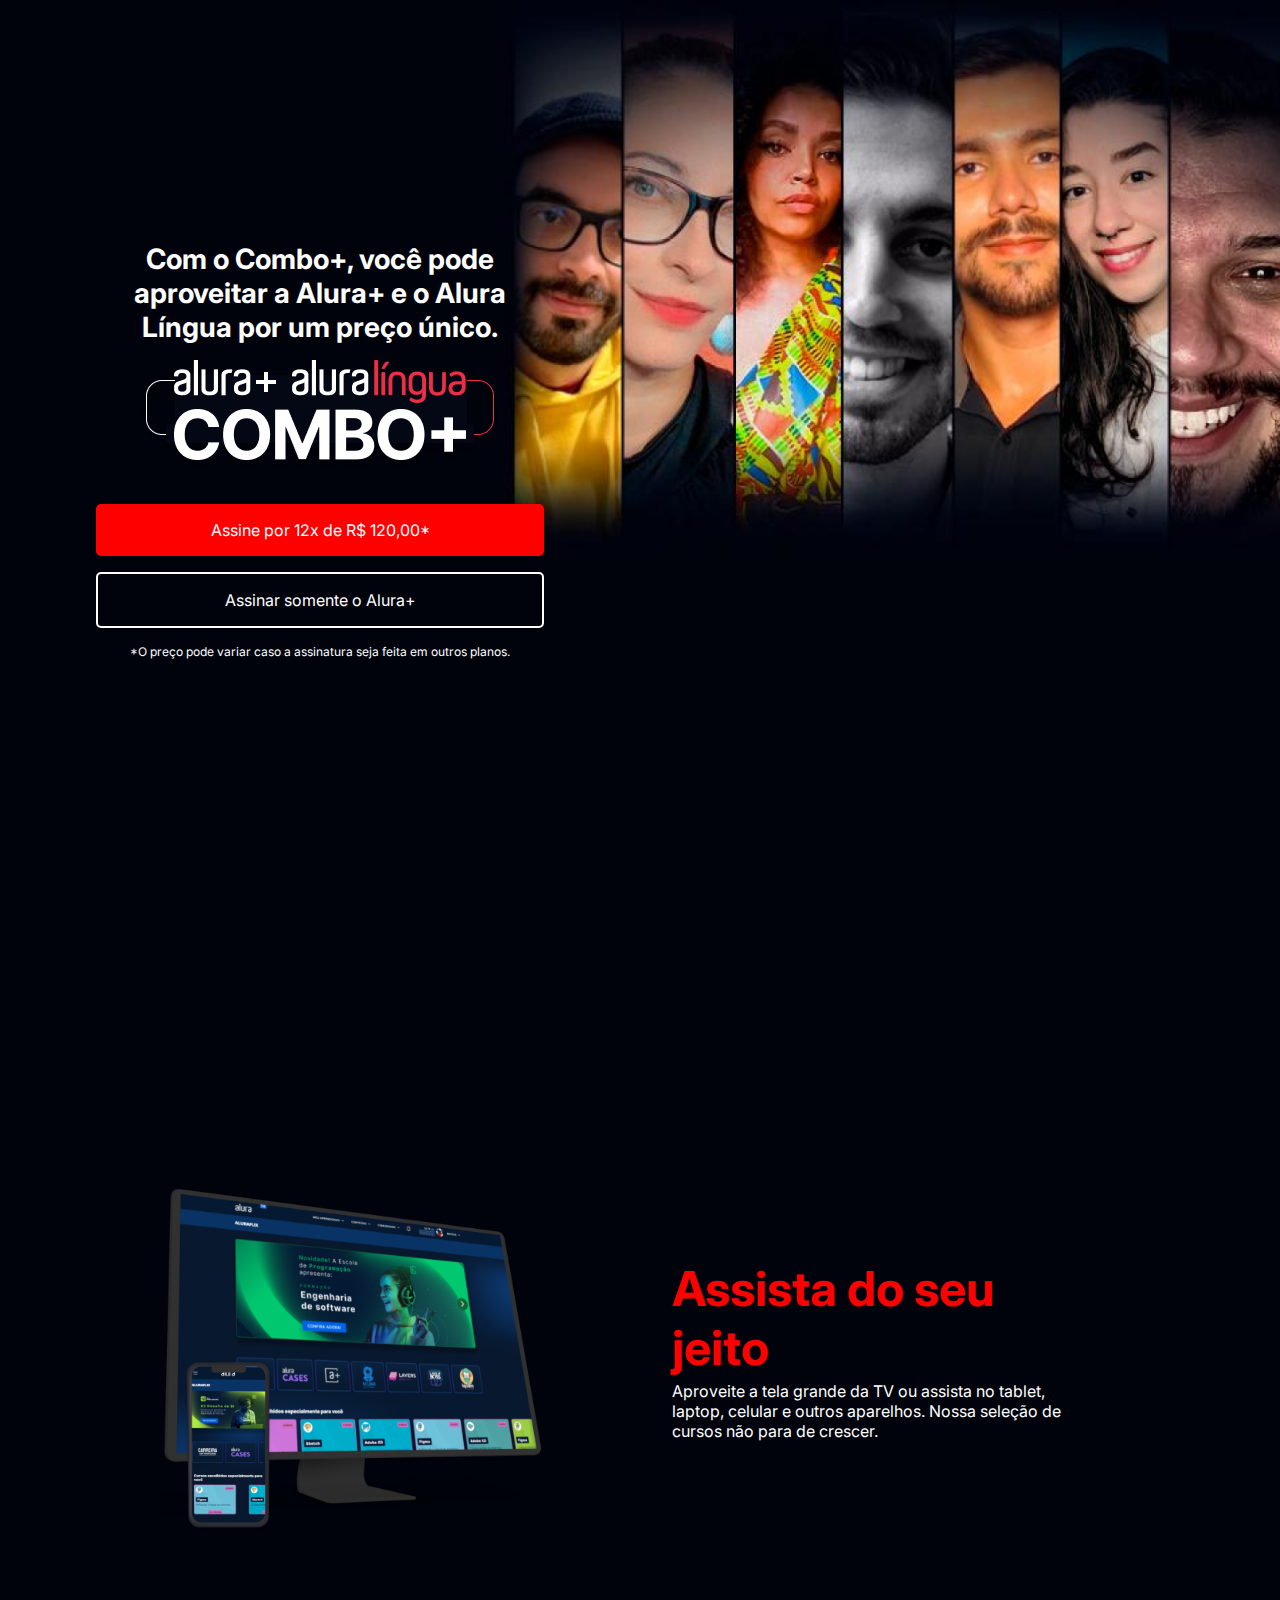
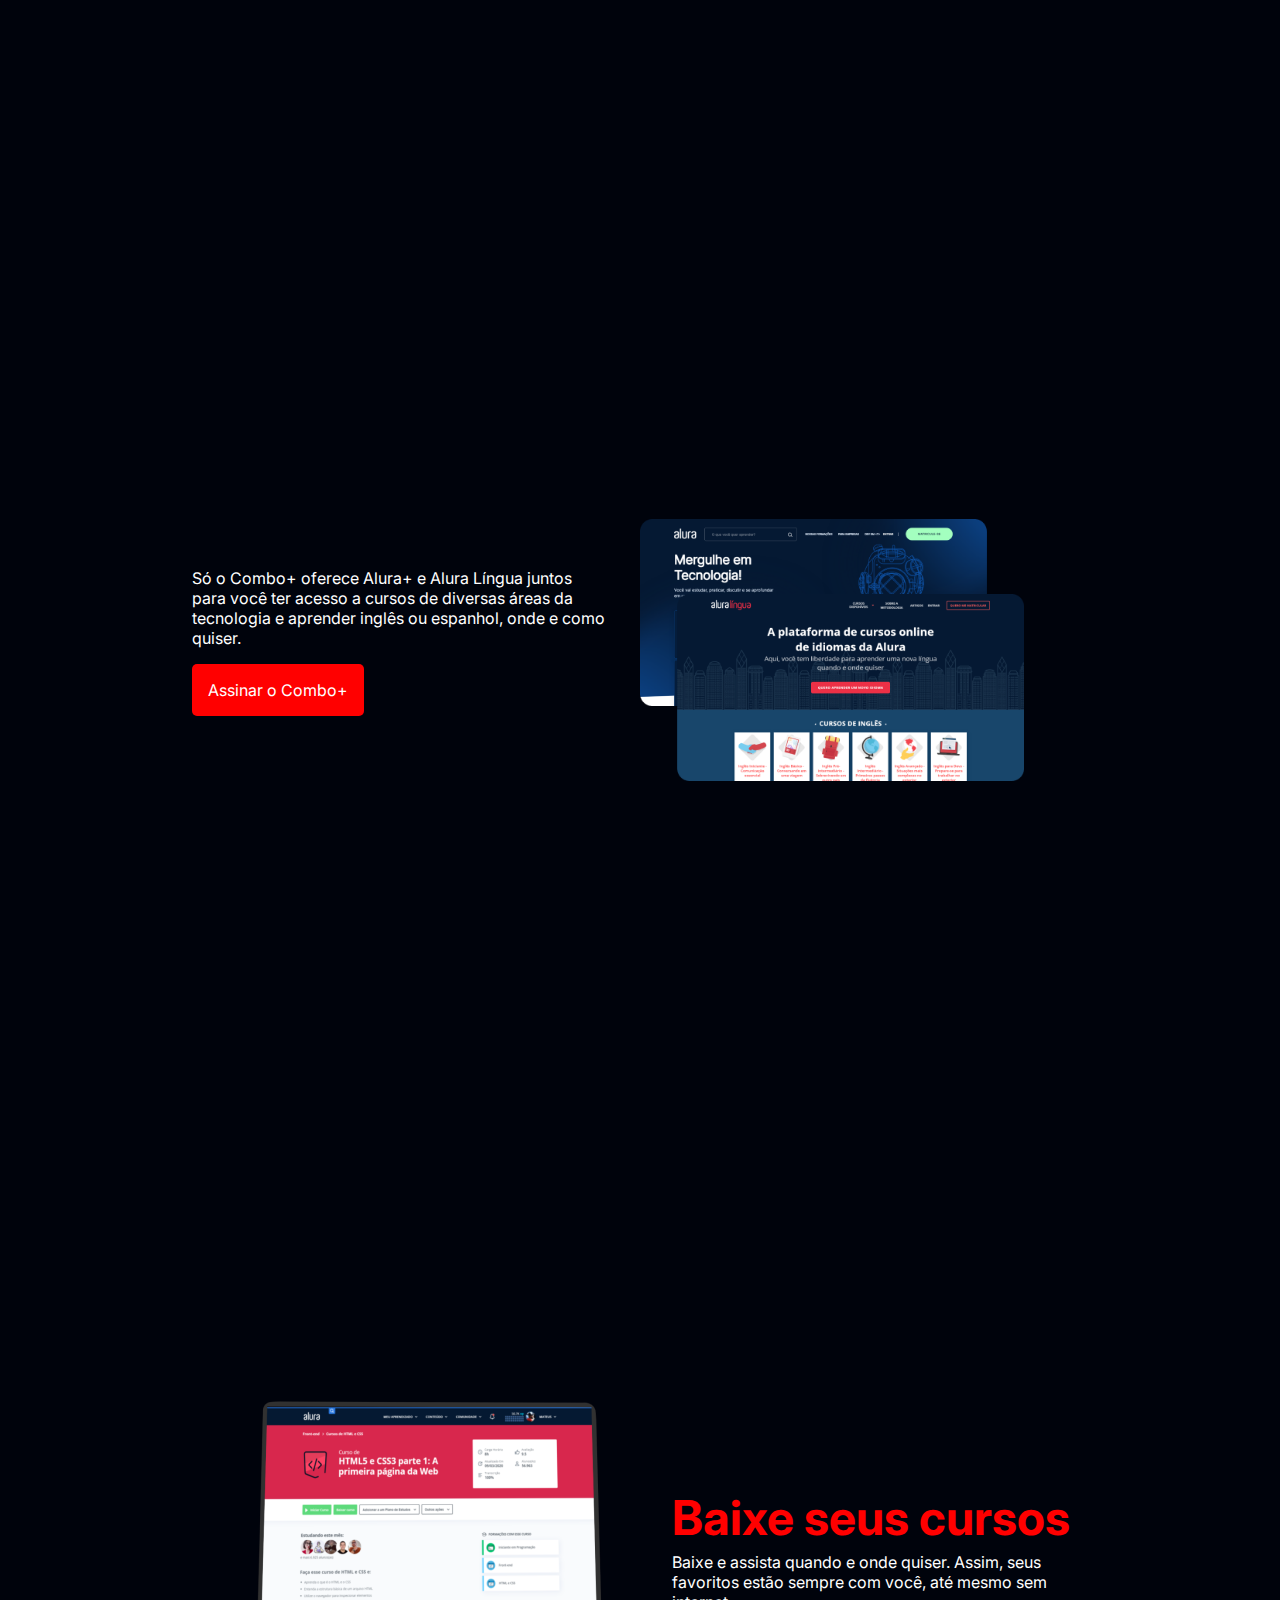
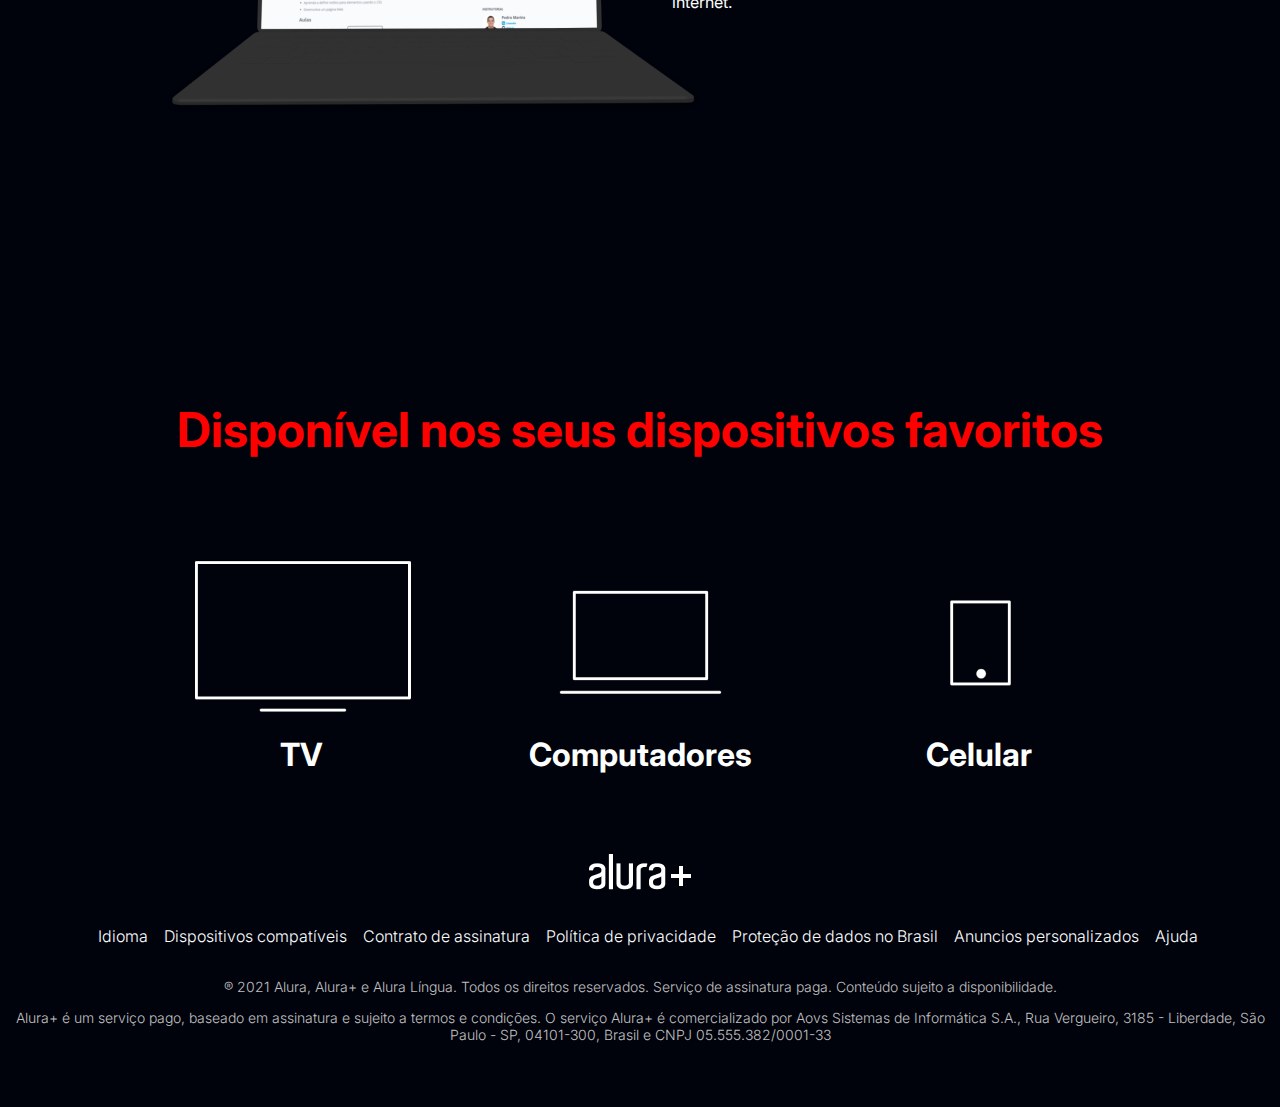
<file: index.html>
<!DOCTYPE html>
<html lang="pt-br">
<head>
    <meta charset="UTF-8">
    <meta name="viewport" content="width=device-width, initial-scale=1.0">
    <title>Document</title>
    <link rel="stylesheet" href="style.css">
    <link rel="preconnect" href="https://fonts.googleapis.com">
    <link rel="preconnect" href="https://fonts.gstatic.com" crossorigin>
    <link href="https://fonts.googleapis.com/css2?family=Inter:ital,opsz,wght@0,14..32,100..900;1,14..32,100..900&display=swap" rel="stylesheet">
</head>
<body>
    <header>

    </header>

    <main>

      <section class="container principal">

    <div class="container__caixa">

       <h1 class="container__titulo">Com o Combo+, você pode aproveitar a Alura+ e o Alura Língua por um preço único.</h1>
       <img  class="container__imagem" src="Combo.png" alt="O combo+ é a junção do alura+ e o alura lingua">
       <a class="container__botao" href="www.alura.com.br">Assine por 12x de R$ 120,00*</a>
       <a class="container__botao botao_secundario sem__efeito__botao" href="www.alura.com.br">Assinar somente o Alura+</a>
       <p class="container__aviso">*O preço pode variar caso a assinatura seja feita em outros planos.</p>

    </div>

      </section> 

      <section class="container secundario">

        <img class="secundario__imagem" src="Plataformas.png" alt="Um monitor e um celular com o alura plus aberto">

        <div class="container__descricao">
            <h2 class="descricao__titulo red">Assista do seu jeito</h2>
            <p class="descricao__texto">Aproveite a tela grande da TV ou assista no tablet, laptop, celular e outros aparelhos.
                Nossa seleção de cursos não para de crescer.</p>
        </div>
      </section>

      <section class="container secundario">

        <div class="container__descricao">
          <p class="descricao__texto">Só o Combo+ oferece Alura+ e Alura Língua juntos para você ter acesso a cursos de diversas áreas
             da tecnologia e aprender inglês ou espanhol, onde e como quiser.</p>

          <a href="www.alura.com.br" class="container__botao secundario__botao">Assinar o Combo+</a>
        </div>
        <img src="Telas.png" alt="Tela do alura plus e do alura língua" class="secundario__imagem">

      </section>

      <section class="container secundario">
        <img src="Notebook.png" alt="Notebook com os cursos do alura">
        <div class="container__descricao">
          <h2 class="descricao__titulo red">Baixe seus cursos</h2>
          <p class="descricao__texto">Baixe e assista quando e onde quiser. Assim, seus favoritos estão sempre com você, até mesmo sem internet.</p>
        </div>
      </section>

      <section class="dispositivos">
          <h2 class="dispositivos__titulo red">Disponível nos seus dispositivos favoritos</h2>
          <ul class="dispositivos__lista">

            <li>
              <img src="tv.png" alt="icone de televisão">
              <h3 class="lista__item">TV</h3>
            </li>

            <li>
              <img src="computador.png" alt="icone de computador">
              <h3 class="lista__item">Computadores</h3>
            </li>

            <li>
              <img src="celular.png" alt="icone de celular">
              <h3 class="lista__item">Celular</h3>
            </li>

          </ul>
      </section>

    </main>

    <footer class="rodape">

      <img src="Logo.png" alt="logo do alura+">

      <ul class="rodape__lista">

        <li class="lista__link">
          <a class="lista__ancora" href="#">Idioma</a>
        </li>

        <li class="lista__link">
          <a class="lista__ancora" href="#">Dispositivos compatíveis</a>
        </li>

        <li class="lista__link">
          <a class="lista__ancora" href="#">Contrato de assinatura</a>
        </li>

        <li class="lista__link">
          <a class="lista__ancora" href="#">Política de privacidade</a>
        </li>

        <li class="lista__link">
          <a class="lista__ancora" href="#">Proteção de dados no Brasil</a>
        </li>

        <li class="lista__link">
          <a class="lista__ancora" href="#">Anuncios personalizados</a>
        </li>

        <li class="lista__link">
          <a class="lista__ancora" href="#">Ajuda</a>
        </li>

      </ul>

      <p class="rodape__texto">® 2021 Alura, Alura+ e Alura Língua. Todos os direitos reservados. Serviço de assinatura paga.
         Conteúdo sujeito a disponibilidade.
      </p>

      <p class="rodape__texto">Alura+ é um serviço pago, baseado em assinatura e sujeito a termos e condições. O serviço Alura+
         é comercializado por Aovs Sistemas de Informática S.A., Rua Vergueiro, 3185 - Liberdade, São Paulo - SP, 04101-300,
          Brasil e CNPJ 05.555.382/0001-33</p>

    </footer>
</body>
</html>
</file>
<file: style.css>
:root {
    --branco-principal: #FFFFFF;
    --vermelho-generativo: #ff0000;
    --cinza-secundario: #C0C0C0;
    --botao-azul: #ff0000;
    --cor-de-fundo: #00030C;
    --fonte-principal: 'Inter';
}

*{
    margin: 0;
    padding: 0;
}

body{
    background-color: var(--cor-de-fundo);
    color: var(--branco-principal);
    font-family: var(--fonte-principal);
    font-size: 16px;
    font-weight: 400;
}

.principal{
    background-image: url(Background.png);
    background-repeat: no-repeat;
    background-size: contain;
    align-items: center;
    text-align: center;
}

.container{
    height: 100vh;
    display: grid;
    grid-template-columns: 50% 50%;
}

.container__botao{
    background-color: var(--botao-azul);
    border-radius: 5px;
    text-decoration: none;
    padding: 1em;
    color: var(--branco-principal);
    display: block;
    margin-bottom: 1em;
}

.container__botao:active{
    background-color: #900000;
    color: #00030C;
}

.sem__efeito__botao:active{
    background: transparent;
    color:var(--branco-principal);
}

.botao_secundario{
    background-color: transparent;
    border: 2px solid var(--branco-principal);
}

.container__aviso{
    font-size: 12px ;
    color: var(--branco-principal);
}

.container__titulo{
    font-size: 28px;
    font-weight: 700;
}

.container__imagem{
    margin: 1em 0 2em 0 ;
}

.container__caixa{
    margin: 0 6em;
}

.secundario__imagem{
   width: 80%; 
}

.secundario{
    align-items: center;
    margin: 0 10em;
}

.descricao__titulo{
    font-weight: 700;
    font-size: 48px;
    color: var(--branco-principal);
    margin-bottom: 0.1em;
}

.descricao__texto{
    color: var(--branco-principal);
}

.secundario__botao{
    display: inline-block;
    margin-top: 1em;
}

.container__descricao{
    padding: 2em;
}

.dispositivos__lista{
    display: flex;
    justify-content: center;
    list-style-type: none;
    margin: 5em 0;
}
.dispositivos{
    text-align: center;
}

.dispositivos__titulo{
    font-size: 48px;
    color: var(--branco-principal);
}

.lista__item{
    font-size: 32px;
    color: var(--branco-principal);
}

.rodape{
    text-align: center;
    margin-bottom: 4em;
}

.rodape__lista{
    display: flex;
    list-style-type: none;
    justify-content: center;
    margin: 2em 0;

}

.lista__link a{
    color: var(--branco-principal);
    text-decoration: none;
    font-weight: 300;
    margin-left: 1em;
}

.lista__link a:hover{
    color: var(--botao-azul);
}

.lista__link a:active{
    color:#900000;
}

.rodape__texto{
    color: var(--cinza-secundario);
    font-weight: 300;
    font-size: 14px;
    margin: 1em 0em;
}

.red{
    color: var(--botao-azul);
}
</file>
